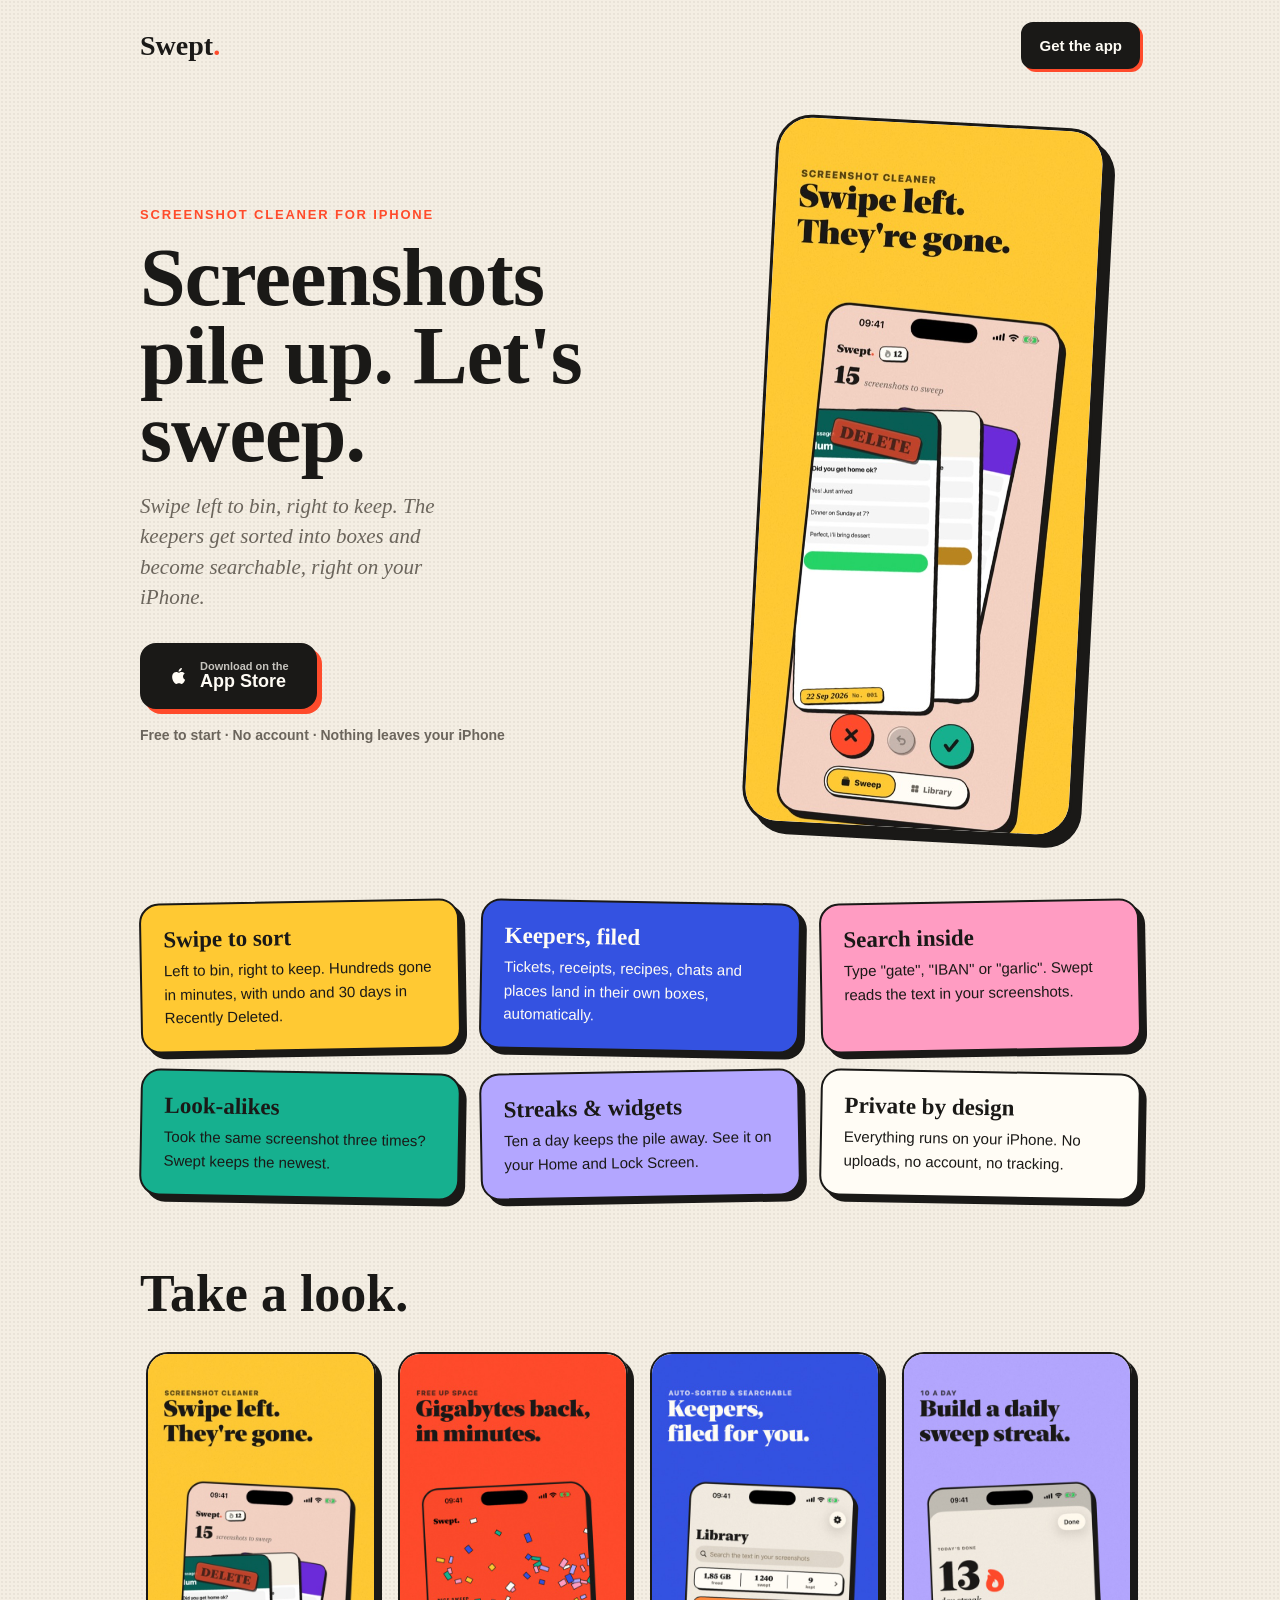
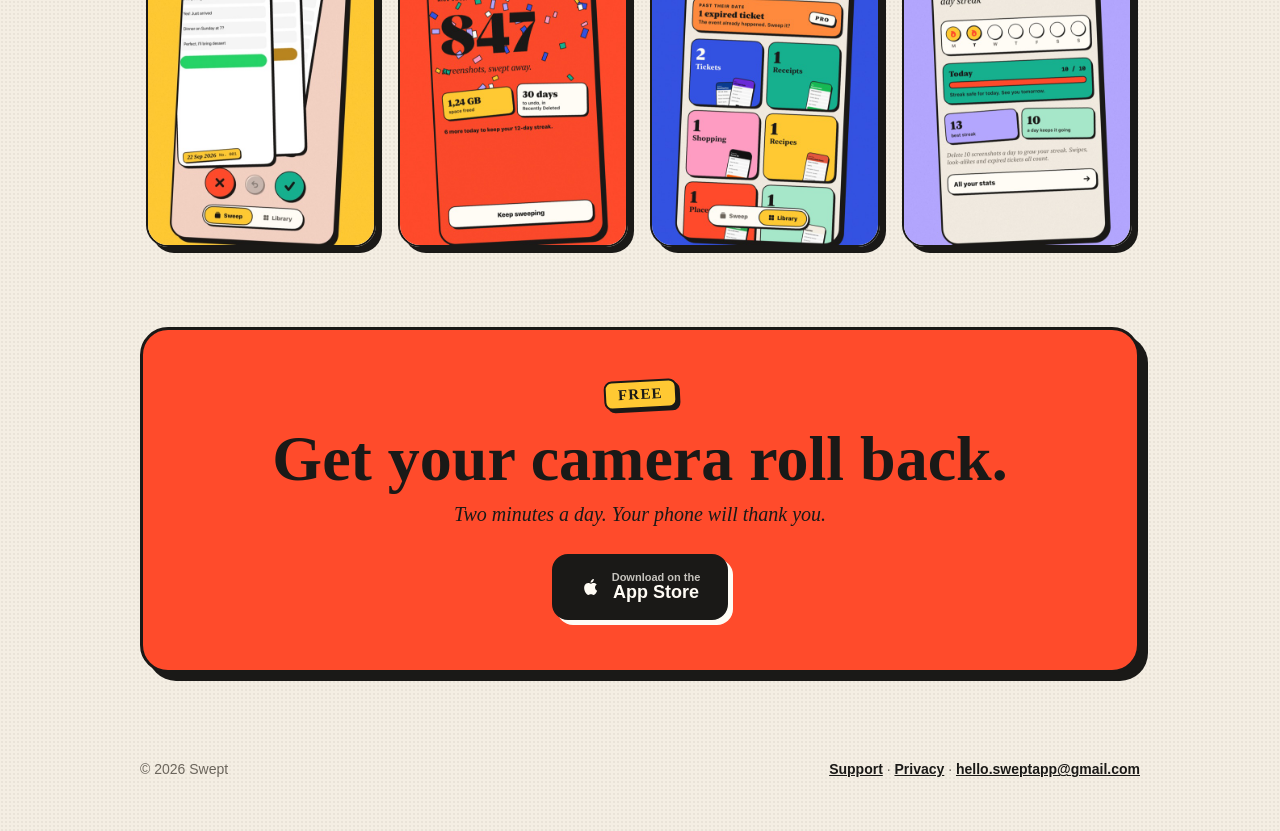
<file: index.html>
<!doctype html>
<html lang="en">
<head>
<meta charset="utf-8">
<meta name="viewport" content="width=device-width, initial-scale=1, viewport-fit=cover">
<title>Swept: Screenshot Cleaner for iPhone</title>
<meta name="description" content="Thousands of screenshots in your camera roll? Swipe left to delete, right to keep. The keepers get sorted and searchable, right on your iPhone. Free on the App Store.">
<!-- Smart App Banner: iOS Safari shows an "Open / Get" bar at the top. -->
<meta name="apple-itunes-app" content="app-id=6814667399">
<meta property="og:title" content="Swept: your screenshots, swept.">
<meta property="og:description" content="Swipe left to delete, right to keep. Free on the App Store.">
<meta property="og:image" content="https://20freitas.github.io/swept-public/img/og.jpg">
<meta name="theme-color" content="#F4EEE3">
<link rel="apple-touch-icon" href="apple-touch-icon.png">
<link rel="icon" href="img/icon.png">
<style>
  :root {
    --paper:#F4EEE3; --card:#FFFCF5; --ink:#1A1917; --soft:#6B655C;
    --tomato:#FF4B2B; --sun:#FFC933; --blue:#3452E1; --pink:#FF9CC2; --teal:#16B08F; --lilac:#B3A6FF;
  }
  * { box-sizing: border-box; margin: 0; }
  html { -webkit-text-size-adjust: 100%; }
  body {
    background: var(--paper); color: var(--ink);
    font: 17px/1.55 -apple-system, BlinkMacSystemFont, "Helvetica Neue", Arial, sans-serif;
    background-image: radial-gradient(rgba(26,25,23,.05) 1px, transparent 1px);
    background-size: 4px 4px;
  }
  .serif { font-family: "New York", ui-serif, Georgia, "Times New Roman", serif; }
  .wrap { max-width: 1040px; margin: 0 auto; padding: 0 20px; }

  header { display: flex; align-items: center; justify-content: space-between; padding: 22px 0; }
  .mark { font: 900 28px/1 "New York", ui-serif, Georgia, serif; color: var(--ink); text-decoration: none; }
  .mark span { color: var(--tomato); }

  .btn {
    display: inline-flex; align-items: center; gap: 10px;
    background: var(--ink); color: var(--card); text-decoration: none;
    font-weight: 800; font-size: 18px; padding: 16px 26px; border-radius: 16px;
    border: 2.5px solid var(--ink); box-shadow: 5px 5px 0 var(--tomato);
    transition: transform .12s ease, box-shadow .12s ease;
  }
  .btn:hover { transform: translate(-2px,-2px); box-shadow: 7px 7px 0 var(--tomato); }
  .btn:active { transform: translate(5px,5px); box-shadow: 0 0 0 var(--tomato); }
  .btn svg { width: 22px; height: 22px; fill: currentColor; }
  .btn.small { font-size: 15px; padding: 10px 16px; border-radius: 12px; box-shadow: 3px 3px 0 var(--tomato); }
  .btn small { display:block; font-size: 11px; font-weight: 600; opacity: .75; line-height: 1; }
  .btn .label { display:flex; flex-direction: column; line-height: 1.1; }

  .hero { display: grid; grid-template-columns: 1.1fr .9fr; gap: 40px; align-items: center; padding: 30px 0 70px; }
  .eyebrow { font-size: 13px; font-weight: 900; letter-spacing: .14em; text-transform: uppercase; color: var(--tomato); }
  h1 { font: 900 clamp(46px, 7vw, 82px)/.95 "New York", ui-serif, Georgia, serif; margin: 14px 0 18px; letter-spacing: -.01em; }
  .lede { font: italic 400 21px/1.45 "New York", ui-serif, Georgia, serif; color: var(--soft); max-width: 30ch; margin-bottom: 30px; }
  .note { margin-top: 16px; font-size: 14px; color: var(--soft); font-weight: 600; }

  .phone {
    width: min(330px, 80vw); justify-self: center; border-radius: 36px; overflow: hidden;
    border: 3px solid var(--ink); box-shadow: 10px 10px 0 var(--ink); transform: rotate(3deg);
    background: var(--card);
  }
  .phone img { display: block; width: 100%; height: auto; }

  .stamp {
    display: inline-block; font: 900 15px "New York", ui-serif, Georgia, serif; letter-spacing: .08em;
    padding: 4px 12px; border: 2px solid var(--ink); border-radius: 8px; box-shadow: 3px 3px 0 var(--ink);
    background: var(--sun); transform: rotate(-3deg);
  }

  .features { display: grid; grid-template-columns: repeat(3, 1fr); gap: 20px; padding-bottom: 70px; }
  .card {
    background: var(--c, var(--card)); border: 2.5px solid var(--ink); border-radius: 20px;
    box-shadow: 6px 6px 0 var(--ink); padding: 22px;
  }
  .card:nth-child(odd) { transform: rotate(-1deg); }
  .card:nth-child(even) { transform: rotate(1deg); }
  .card h3 { font: 900 23px/1.15 "New York", ui-serif, Georgia, serif; margin-bottom: 6px; }
  .card p { font-size: 15px; font-weight: 500; }
  .card.blue { color: var(--card); }

  .gallery-title { font: 900 clamp(34px, 5vw, 52px)/1 "New York", ui-serif, Georgia, serif; margin-bottom: 26px; }
  .gallery { display: flex; gap: 22px; overflow-x: auto; padding: 6px 6px 30px; scroll-snap-type: x mandatory; }
  .gallery img {
    width: 230px; height: auto; flex: none; scroll-snap-align: center; border-radius: 22px;
    border: 2.5px solid var(--ink); box-shadow: 6px 6px 0 var(--ink);
  }

  .cta {
    margin: 50px 0 60px; text-align: center; background: var(--tomato); border: 3px solid var(--ink);
    border-radius: 28px; box-shadow: 8px 8px 0 var(--ink); padding: 50px 24px;
  }
  .cta h2 { font: 900 clamp(38px, 6vw, 64px)/1 "New York", ui-serif, Georgia, serif; margin-bottom: 12px; }
  .cta p { font: italic 20px "New York", ui-serif, Georgia, serif; margin-bottom: 28px; }
  .cta .btn { box-shadow: 5px 5px 0 var(--card); }

  footer { padding: 26px 0 50px; display: flex; justify-content: space-between; flex-wrap: wrap; gap: 12px; color: var(--soft); font-size: 14px; }
  footer a { color: var(--ink); font-weight: 700; }

  @media (max-width: 820px) {
    .hero { grid-template-columns: 1fr; text-align: left; padding-top: 10px; }
    .phone { margin-top: 10px; }
    .features { grid-template-columns: 1fr; }
    header .btn { display: none; }
  }
</style>
</head>
<body>
<div class="wrap">
  <header>
    <a class="mark" href="./">Swept<span>.</span></a>
    <a class="btn small store-link" href="#">Get the app</a>
  </header>

  <section class="hero">
    <div>
      <div class="eyebrow">Screenshot cleaner for iPhone</div>
      <h1>Screenshots pile up. Let's sweep.</h1>
      <p class="lede">Swipe left to bin, right to keep. The keepers get sorted into boxes and become searchable, right on your iPhone.</p>
      <a class="btn store-link" href="#">
        <svg viewBox="0 0 24 24" aria-hidden="true"><path d="M16.37 12.6c-.02-2.2 1.8-3.26 1.88-3.31-1.03-1.5-2.62-1.7-3.18-1.73-1.35-.14-2.64.8-3.33.8-.69 0-1.74-.78-2.87-.76-1.47.02-2.83.86-3.59 2.18-1.53 2.66-.39 6.6 1.1 8.76.73 1.06 1.6 2.24 2.73 2.2 1.1-.05 1.51-.71 2.84-.71 1.32 0 1.7.71 2.86.69 1.18-.02 1.93-1.07 2.65-2.13.84-1.22 1.18-2.41 1.2-2.47-.03-.01-2.28-.88-2.3-3.49zM14.19 6.13c.6-.74 1.01-1.76.9-2.78-.87.04-1.93.58-2.55 1.31-.56.64-1.05 1.68-.92 2.68.97.07 1.96-.49 2.57-1.21z"/></svg>
        <span class="label"><small>Download on the</small>App Store</span>
      </a>
      <p class="note">Free to start · No account · Nothing leaves your iPhone</p>
    </div>
    <div class="phone"><img src="img/01-swipe.jpg" alt="Swept app: swiping a screenshot away with a DELETE stamp"></div>
  </section>

  <section class="features">
    <div class="card" style="--c: var(--sun)"><h3>Swipe to sort</h3><p>Left to bin, right to keep. Hundreds gone in minutes, with undo and 30 days in Recently Deleted.</p></div>
    <div class="card blue" style="--c: var(--blue)"><h3>Keepers, filed</h3><p>Tickets, receipts, recipes, chats and places land in their own boxes, automatically.</p></div>
    <div class="card" style="--c: var(--pink)"><h3>Search inside</h3><p>Type "gate", "IBAN" or "garlic". Swept reads the text in your screenshots.</p></div>
    <div class="card" style="--c: var(--teal)"><h3>Look-alikes</h3><p>Took the same screenshot three times? Swept keeps the newest.</p></div>
    <div class="card" style="--c: var(--lilac)"><h3>Streaks &amp; widgets</h3><p>Ten a day keeps the pile away. See it on your Home and Lock Screen.</p></div>
    <div class="card"><h3>Private by design</h3><p>Everything runs on your iPhone. No uploads, no account, no tracking.</p></div>
  </section>

  <h2 class="gallery-title">Take a look.</h2>
  <div class="gallery">
    <img src="img/01-swipe.jpg" alt="Swipe left, they're gone" loading="lazy">
    <img src="img/02-space.jpg" alt="Gigabytes back in minutes" loading="lazy">
    <img src="img/03-library.jpg" alt="Keepers filed for you" loading="lazy">
    <img src="img/04-streak.jpg" alt="Daily sweep streak" loading="lazy">
    <img src="img/05-stats.jpg" alt="Space freed stats" loading="lazy">
    <img src="img/06-widgets.jpg" alt="Home and Lock Screen widgets" loading="lazy">
  </div>

  <section class="cta">
    <span class="stamp">FREE</span>
    <h2 style="margin-top:18px">Get your camera roll back.</h2>
    <p>Two minutes a day. Your phone will thank you.</p>
    <a class="btn store-link" href="#">
      <svg viewBox="0 0 24 24" aria-hidden="true"><path d="M16.37 12.6c-.02-2.2 1.8-3.26 1.88-3.31-1.03-1.5-2.62-1.7-3.18-1.73-1.35-.14-2.64.8-3.33.8-.69 0-1.74-.78-2.87-.76-1.47.02-2.83.86-3.59 2.18-1.53 2.66-.39 6.6 1.1 8.76.73 1.06 1.6 2.24 2.73 2.2 1.1-.05 1.51-.71 2.84-.71 1.32 0 1.7.71 2.86.69 1.18-.02 1.93-1.07 2.65-2.13.84-1.22 1.18-2.41 1.2-2.47-.03-.01-2.28-.88-2.3-3.49zM14.19 6.13c.6-.74 1.01-1.76.9-2.78-.87.04-1.93.58-2.55 1.31-.56.64-1.05 1.68-.92 2.68.97.07 1.96-.49 2.57-1.21z"/></svg>
      <span class="label"><small>Download on the</small>App Store</span>
    </a>
  </section>

  <footer>
    <span>© 2026 Swept</span>
    <span><a href="support.html">Support</a> · <a href="privacy.html">Privacy</a> · <a href="mailto:hello.sweptapp@gmail.com">hello.sweptapp@gmail.com</a></span>
  </footer>
</div>

<script>
  // One place to set the store link. Replace APP_STORE_ID with the numeric Apple ID once the app is live.
  var APP_ID = "6814667399";
  var url = /^\d+$/.test(APP_ID)
    ? "https://apps.apple.com/app/id" + APP_ID
    : "https://apps.apple.com/search?term=Swept%20AI%20Screenshot%20Cleaner";
  document.querySelectorAll(".store-link").forEach(function (a) { a.href = url; });
</script>
</body>
</html>
</file>
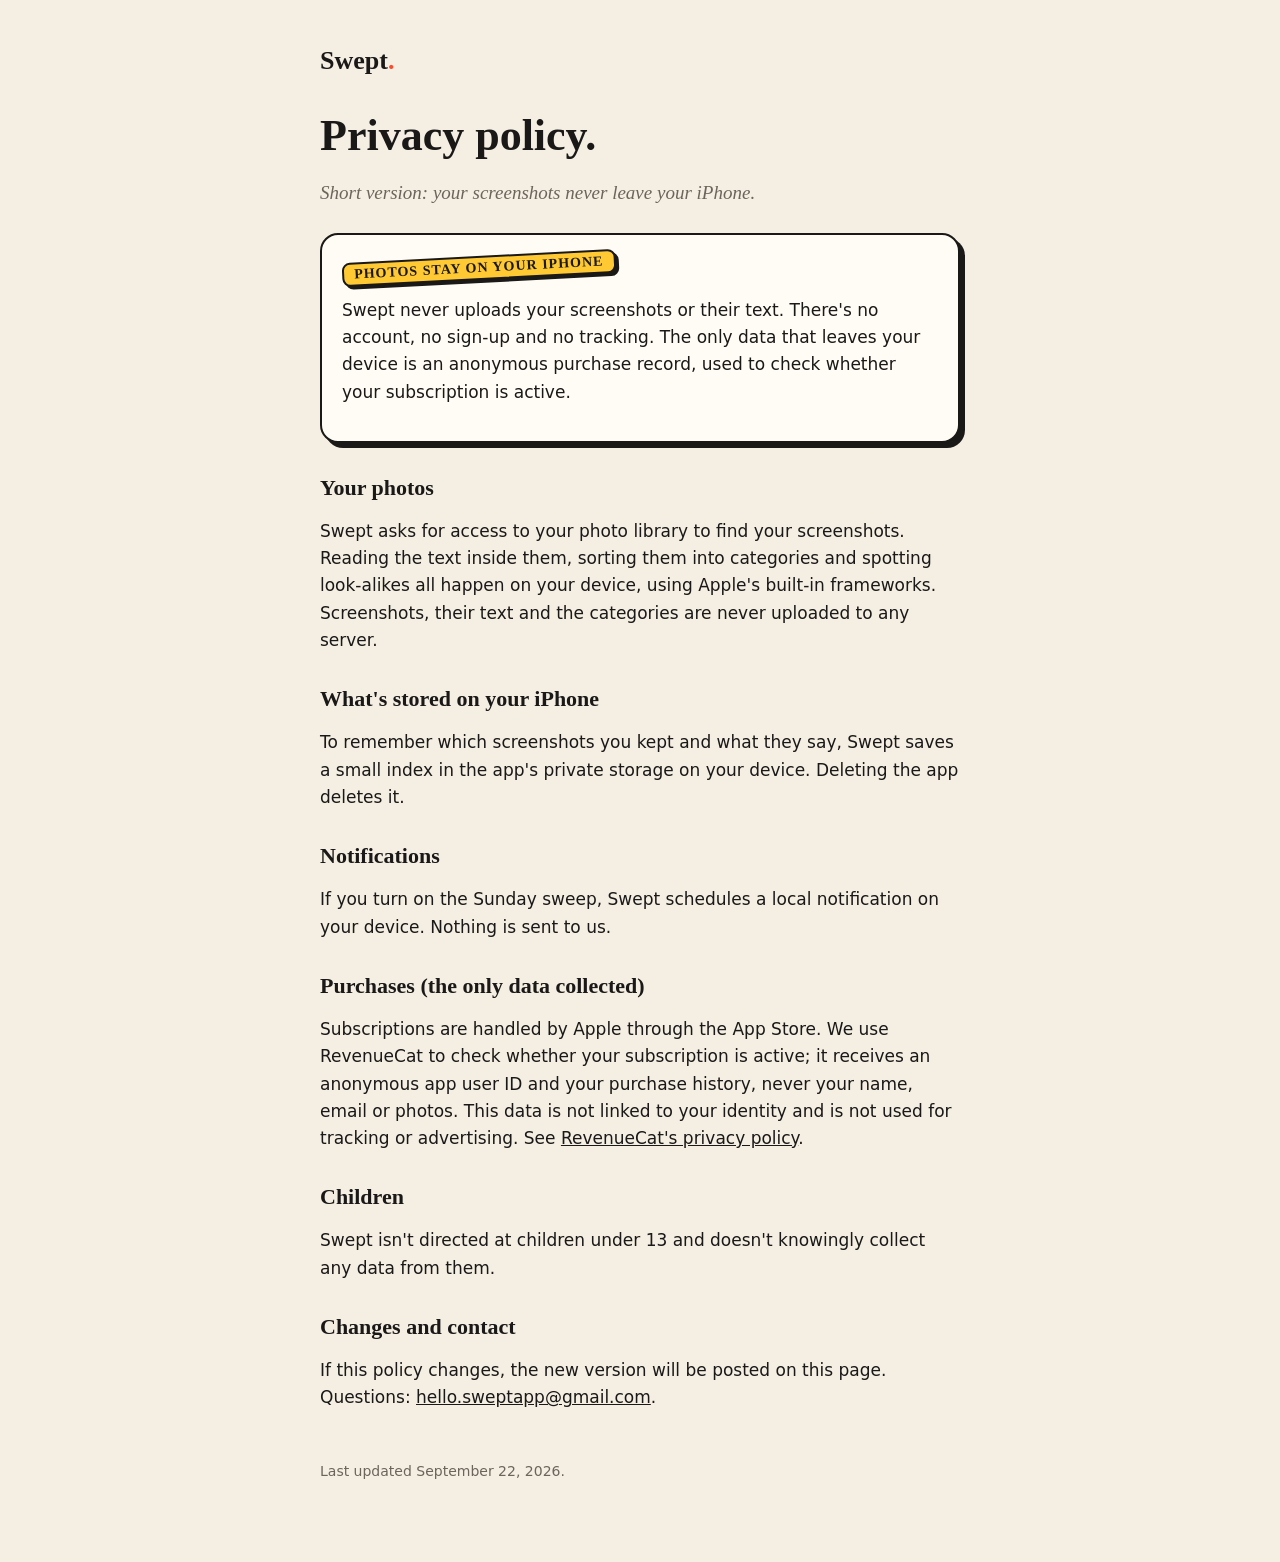
<file: privacy.html>
<!doctype html>
<html lang="en">
<head>
<meta charset="utf-8"><meta name="viewport" content="width=device-width, initial-scale=1">
<title>Swept Privacy Policy</title>
<link rel="stylesheet" href="style.css">
</head>
<body><main>
<a class="mark" href="index.html">Swept<span>.</span></a>
<h1>Privacy policy.</h1>
<p class="lede">Short version: your screenshots never leave your iPhone.</p>

<div class="card"><span class="stamp">PHOTOS STAY ON YOUR IPHONE</span>
<p>Swept never uploads your screenshots or their text. There's no account, no sign-up and no tracking. The only data that leaves your device is an anonymous purchase record, used to check whether your subscription is active.</p></div>

<h2>Your photos</h2>
<p>Swept asks for access to your photo library to find your screenshots. Reading the text inside them, sorting them into categories and spotting look-alikes all happen on your device, using Apple's built-in frameworks. Screenshots, their text and the categories are never uploaded to any server.</p>

<h2>What's stored on your iPhone</h2>
<p>To remember which screenshots you kept and what they say, Swept saves a small index in the app's private storage on your device. Deleting the app deletes it.</p>

<h2>Notifications</h2>
<p>If you turn on the Sunday sweep, Swept schedules a local notification on your device. Nothing is sent to us.</p>

<h2>Purchases (the only data collected)</h2>
<p>Subscriptions are handled by Apple through the App Store. We use RevenueCat to check whether your subscription is active; it receives an anonymous app user ID and your purchase history, never your name, email or photos. This data is not linked to your identity and is not used for tracking or advertising. See <a href="https://www.revenuecat.com/privacy">RevenueCat's privacy policy</a>.</p>

<h2>Children</h2>
<p>Swept isn't directed at children under 13 and doesn't knowingly collect any data from them.</p>

<h2>Changes and contact</h2>
<p>If this policy changes, the new version will be posted on this page. Questions: <a href="mailto:hello.sweptapp@gmail.com">hello.sweptapp@gmail.com</a>.</p>

<footer>Last updated September 22, 2026.</footer>
</main></body></html>
</file>
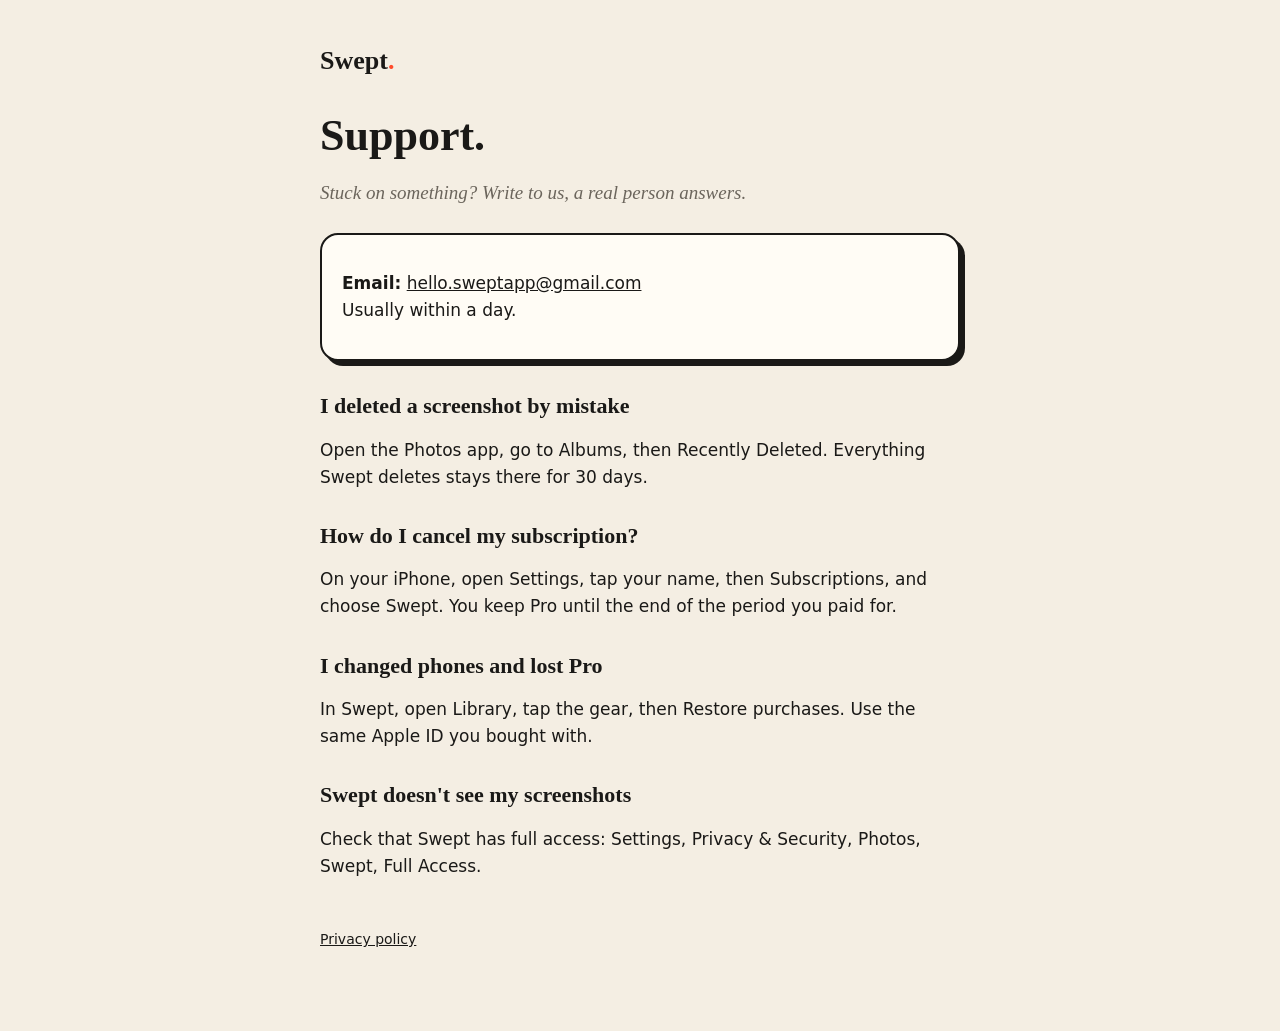
<file: support.html>
<!doctype html>
<html lang="en">
<head>
<meta charset="utf-8"><meta name="viewport" content="width=device-width, initial-scale=1">
<title>Swept Support</title>
<link rel="stylesheet" href="style.css">
</head>
<body><main>
<a class="mark" href="index.html">Swept<span>.</span></a>
<h1>Support.</h1>
<p class="lede">Stuck on something? Write to us, a real person answers.</p>

<div class="card"><p><strong>Email:</strong> <a href="mailto:hello.sweptapp@gmail.com">hello.sweptapp@gmail.com</a><br>Usually within a day.</p></div>

<h2>I deleted a screenshot by mistake</h2>
<p>Open the Photos app, go to Albums, then Recently Deleted. Everything Swept deletes stays there for 30 days.</p>

<h2>How do I cancel my subscription?</h2>
<p>On your iPhone, open Settings, tap your name, then Subscriptions, and choose Swept. You keep Pro until the end of the period you paid for.</p>

<h2>I changed phones and lost Pro</h2>
<p>In Swept, open Library, tap the gear, then Restore purchases. Use the same Apple ID you bought with.</p>

<h2>Swept doesn't see my screenshots</h2>
<p>Check that Swept has full access: Settings, Privacy &amp; Security, Photos, Swept, Full Access.</p>

<footer><a href="privacy.html">Privacy policy</a></footer>
</main></body></html>
</file>
<file: style.css>
:root { --paper:#F4EEE3; --card:#FFFCF5; --ink:#1A1917; --soft:#6B655C; --tomato:#FF4B2B; --sun:#FFC933; }
@media (prefers-color-scheme: dark) { :root { --paper:#161412; --card:#221F1B; --ink:#F3EEE6; --soft:#A39C91; } }
* { box-sizing: border-box; }
body { margin:0; background:var(--paper); color:var(--ink); font: 17px/1.6 -apple-system, system-ui, sans-serif; }
main { max-width: 680px; margin: 0 auto; padding: 48px 20px 80px; }
.mark { font: 900 26px/1 "New York", Georgia, serif; text-decoration:none; color:var(--ink); }
.mark span { color: var(--tomato); }
h1 { font: 900 44px/1.05 "New York", Georgia, serif; margin: 36px 0 8px; }
h2 { font: 800 22px/1.2 "New York", Georgia, serif; margin: 32px 0 6px; }
.lede { color: var(--soft); font-style: italic; font-family: "New York", Georgia, serif; font-size: 19px; }
.card { background: var(--card); border: 2px solid var(--ink); border-radius: 18px; box-shadow: 5px 5px 0 var(--ink); padding: 18px 20px; margin: 24px 0; }
.stamp { display:inline-block; background: var(--sun); color:#1A1917; border:2px solid #1A1917; border-radius:8px; box-shadow:3px 3px 0 #1A1917; padding:2px 10px; font: 900 14px "New York", Georgia, serif; letter-spacing:1px; transform: rotate(-3deg); }
a { color: var(--ink); }
footer { margin-top: 48px; color: var(--soft); font-size: 14px; }
</file>
